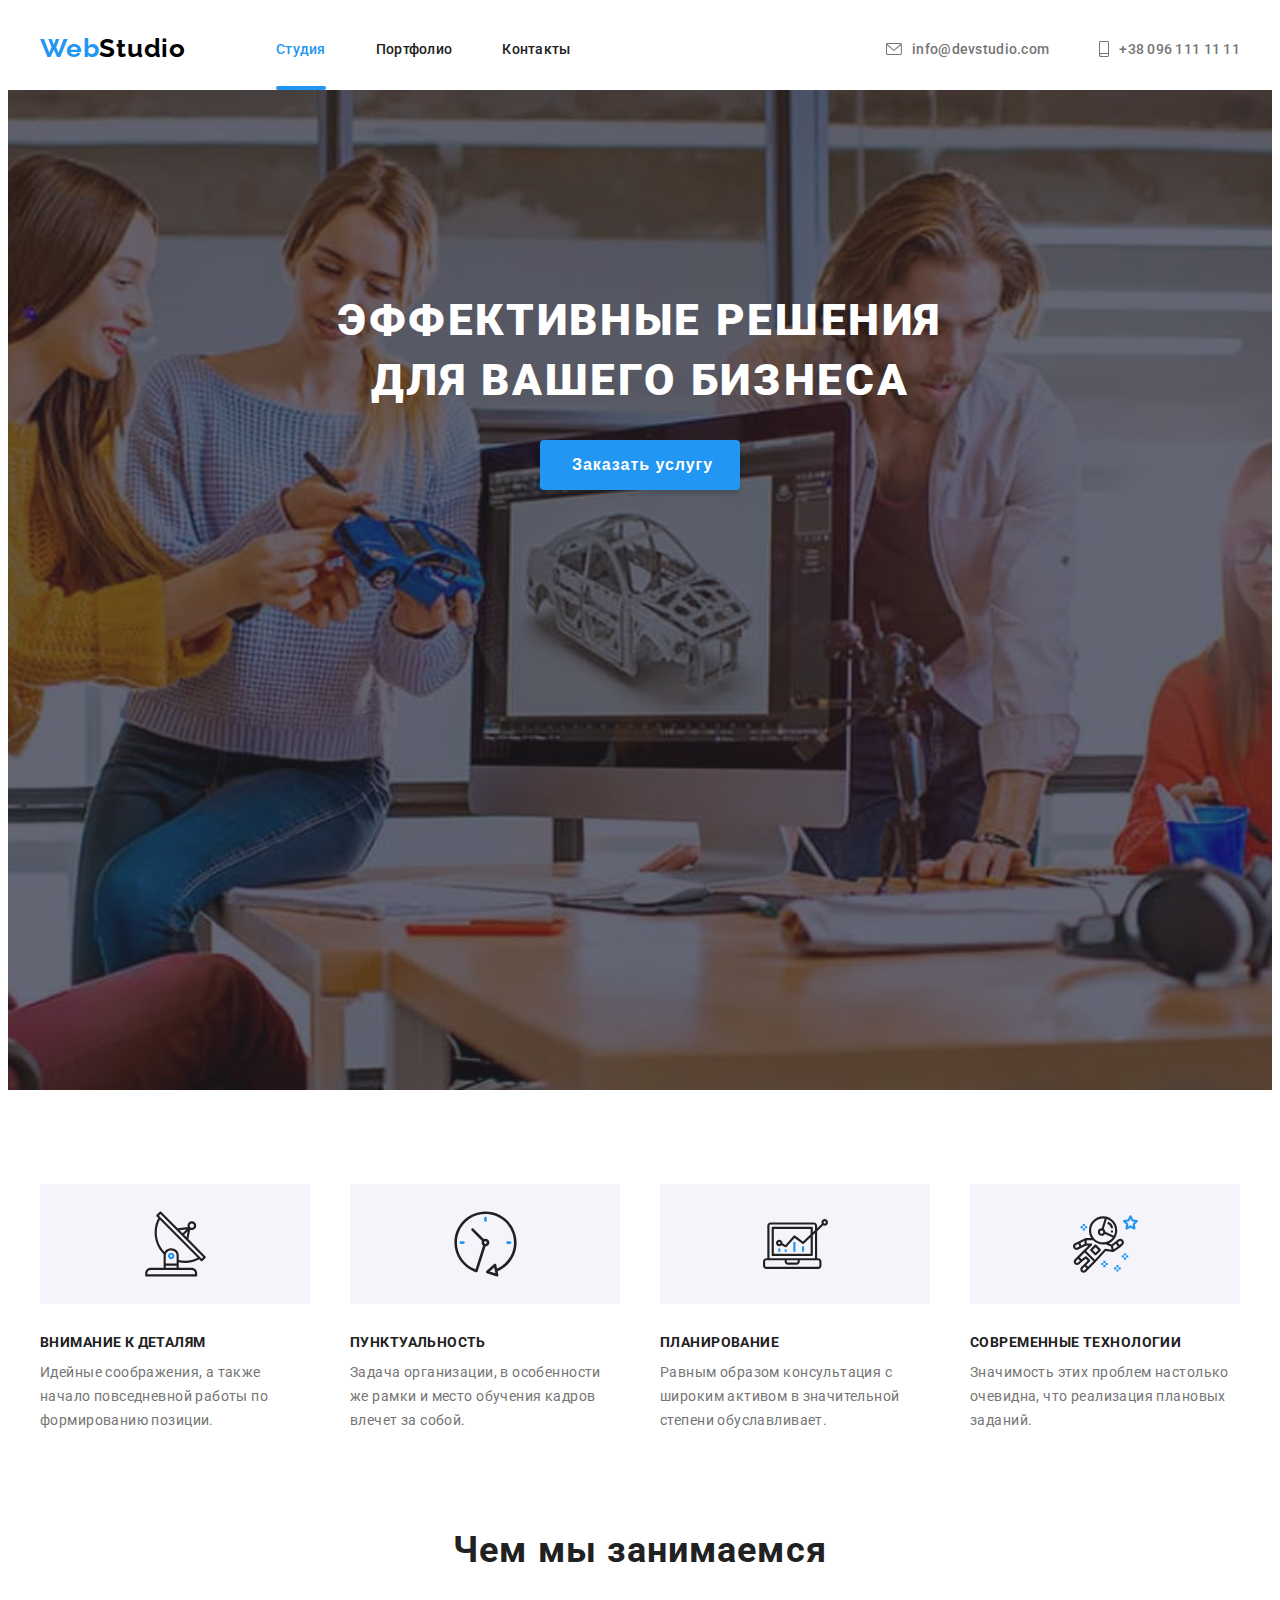
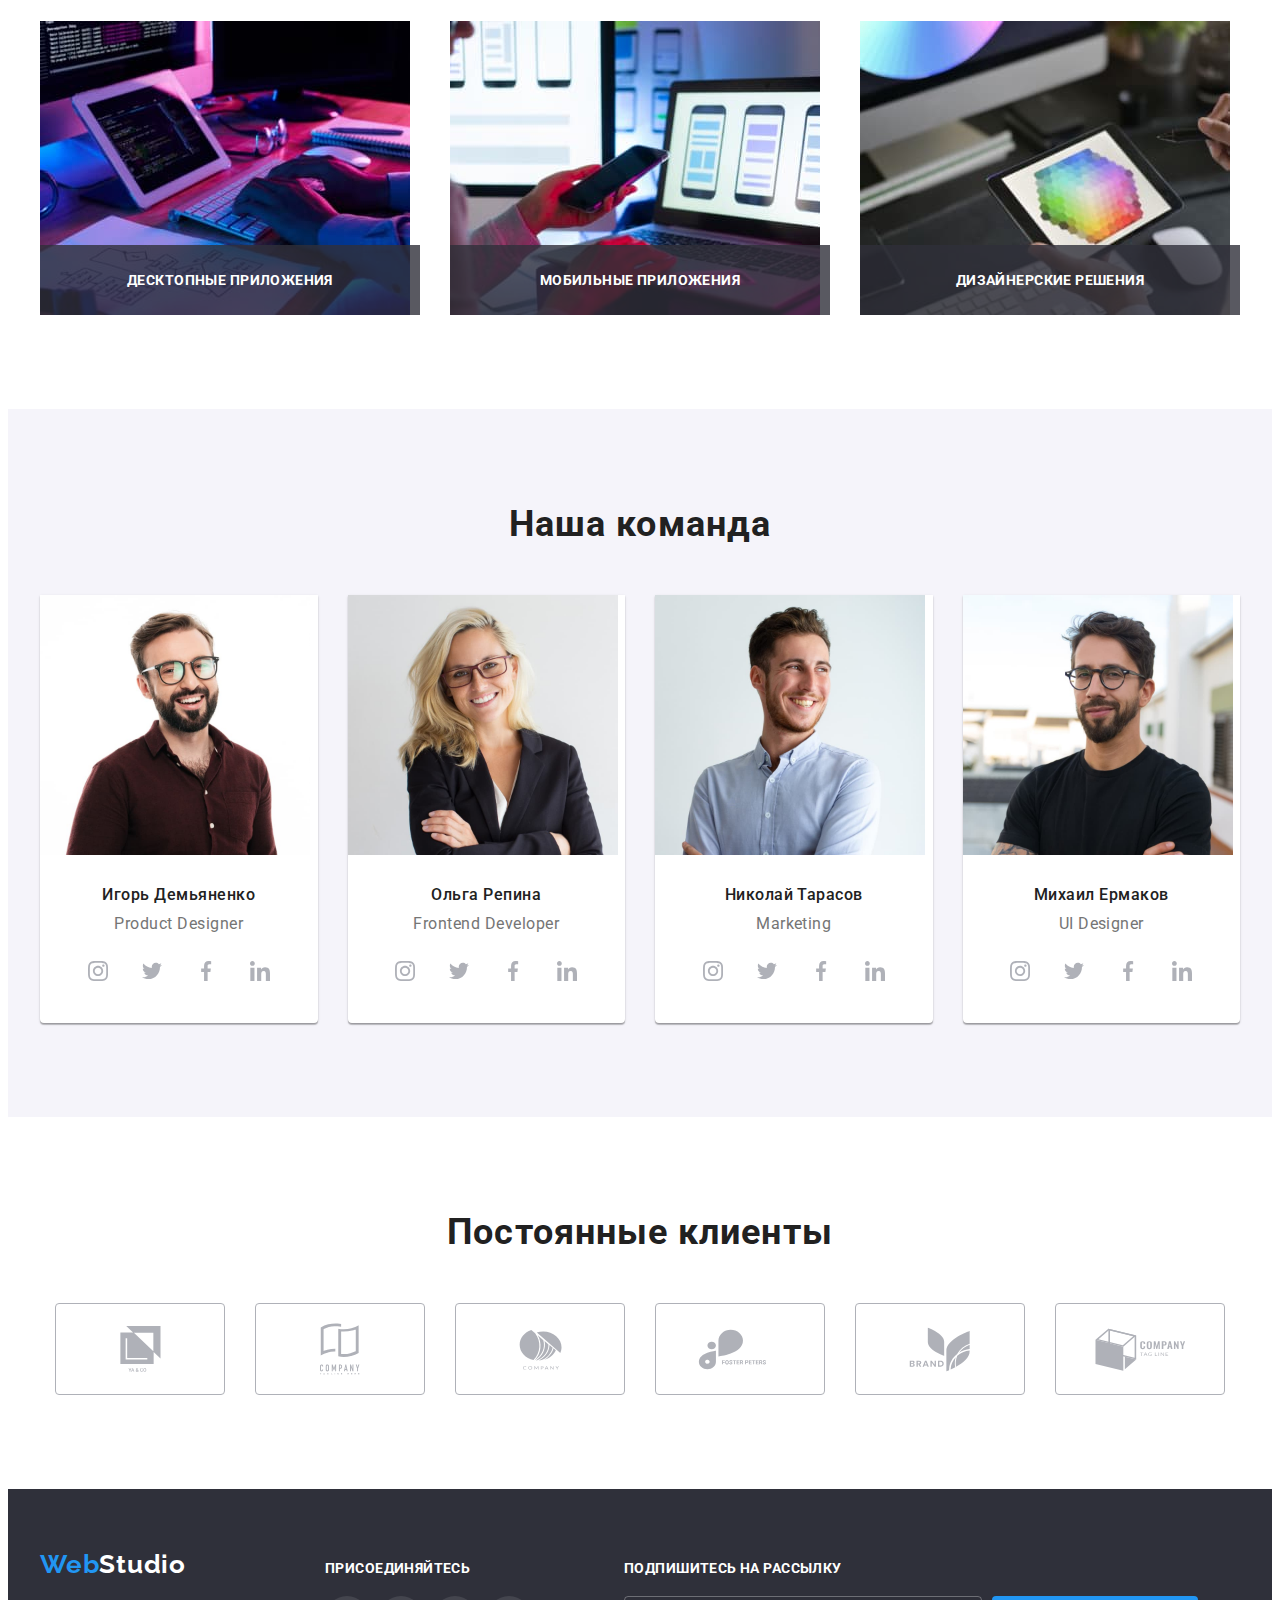
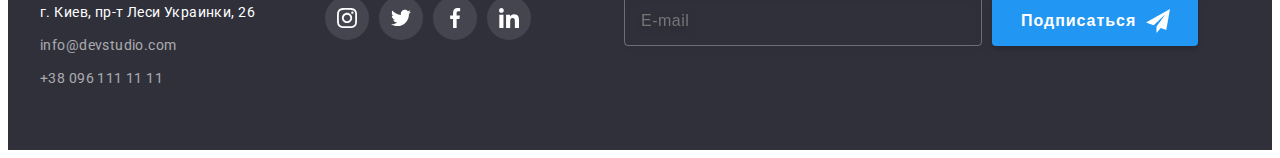
<file: index.html>
<!DOCTYPE html>
<html lang="ru">

<head>
    <meta charset="UTF-8">
    <meta http-equiv="X-UA-Compatible" content="IE=edge">
    <meta name="viewport" content="width=device-width, initial-scale=1.0">
    <title>Document</title>
    <link rel="preconnect" href="https://fonts.googleapis.com">
    <link rel="preconnect" href="https://fonts.gstatic.com" crossorigin>
    <link
        href="https://fonts.googleapis.com/css2?family=Raleway:wght@700&family=Roboto:wght@400;500;700;900&display=swap"
        rel="stylesheet">
    <link rel="stylesheet" href="https://cdnjs.cloudflare.com/ajax/libs/modern-normalize/1.1.0/modern-normalize.min.css"
        integrity="sha512-wpPYUAdjBVSE4KJnH1VR1HeZfpl1ub8YT/NKx4PuQ5NmX2tKuGu6U/JRp5y+Y8XG2tV+wKQpNHVUX03MfMFn9Q=="
        crossorigin="anonymous" referrerpolicy="no-referrer" />
    <!-- <link rel="stylesheet" href="./css/styles.css"> -->
    <link rel="stylesheet" href="./css/main.min.css">
</head>

<body>

    <!-- Header -->
    <header class="header">

        <div class="container">

            <div class="header-container">
                <nav class="header-navigation">
                    <div class="header-logo">
                    <a href="./index.html" class="logo link">Web<span
                            class="logo-second">Studio</span></a>
                        </div>

                    <ul class="header-list list">
                        <li class="header-list__item">

                            <a class="header-list__link link current-page " href="./index.html">Студия</a>
                        </li>

                        <li class="header-list__item">
                            <a class="header-list__link link link" href="./portfolio.html">Портфолио</a>
                        </li>
                        <li class="header-list__item"><a class="header-list__link link " href="">Контакты</a></li>
                    </ul>
                </nav>

                <ul class="header-contact__list list">

                    <li>
                        <a class="header-contact__mail-link link" href="mailto:info@devstudio.com">
                            <svg class="header-contact__icon-mail" width=16 height=12>
                                <use href="./images/main/icons/symbol-defs.svg#icon-envelope"></use>
                            </svg>

                            info@devstudio.com
                        </a>
                    </li>

                    <li>
                        <a class="header-contact__tel-link link" href="tel:+380961111111">
                            <svg class="header-contact__icon-tell" width=10 height=16>
                                <use href="./images/main/icons/symbol-defs.svg#icon-smartphone"></use>
                            </svg>

                            +38 096 111 11 11</a>
                    </li>

                </ul>
            </div>

        </div>
    </header>

    <!-- Main -->
    <main>
        <!-- Banner -->

        <section class="banner bg-banner">

            <div class="container">

                <div class="banner-container">

                    <h1 class="banner-container__title">Эффективные решения для вашего бизнеса </h1>
                    <button class="banner-container__button" data-modal-open type="button">Заказать услугу</button>

                </div>

            </div>

        </section>

        <!-- Studio -->

        <section class="studio">

            <div class="container studio-container">

                <h2 class="visually-hidden">Студия</h2>

                <ul class="studio-list list">
                    <li>
                        <div class="studio-list__icon">
                            <svg class="icon-antenna" width="65" hidden="70">
                                <use href="./images/main/icons/symbol-defs.svg#icon-antenna"></use>
                            </svg>
                        </div>
                        <h3 class="studio-list__title">
                            Внимание к деталям
                        </h3>
                        <p class="studio-list__text">
                            Идейные соображения, а также начало повседневной работы по формированию позиции.
                        </p>

                    </li>
                    <li class="studio-cart">
                        <div class="studio-list__icon">
                            <svg class="icon-antenna" width="65" hidden="70">
                                <use href="./images/main/icons/symbol-defs.svg#icon-clock"></use>
                            </svg>
                        </div>
                        <h3 class="studio-list__title">
                            Пунктуальность
                        </h3>
                        <p class="studio-list__text">
                            Задача организации, в особенности же рамки и место обучения кадров влечет за собой.
                        </p>
                    </li>
                    <li class="studio-cart">
                        <div class="studio-list__icon">
                            <svg class="icon-antenna" width="65" hidden="70">
                                <use href="./images/main/icons/symbol-defs.svg#icon-diagram"></use>
                            </svg>
                        </div>
                        <h3 class="studio-list__title">
                            Планирование
                        </h3>
                        <p class="studio-list__text">
                            Равным образом консультация с широким активом в значительной степени обуславливает.
                        </p>
                    </li>
                    <li class="studio-cart icon-astronaut">
                        <div class="studio-list__icon">
                            <svg class="icon-antenna" width="65" hidden="70">
                                <use href="./images/main/icons/symbol-defs.svg#icon-astronaut"></use>
                            </svg>
                        </div>
                        <h3 class="studio-list__title">
                            Современные технологии
                        </h3>
                        <p class="studio-list__text">
                            Значимость этих проблем настолько очевидна, что реализация плановых заданий.
                        </p>
                    </li>
                </ul>

            </div>
        </section>

        <!-- Work -->
        <section class="work">

            <div class="container work-container">
                <h2 class="work-container__title">Чем мы занимаемся</h2>

                <ul class="work-list list">

                    <li class="work-list__cards">
                        <div class="work-list__wrapper">
                            <img src="./images/main/box-1.jpeg" alt="Десктопные приложения" width="370" height="294">
                            <p class="work-list__text">Десктопные приложения</p>
                        </div>
                    </li>

                    <li class="work-list__cards">
                        <div class="work-list__wrapper">
                            <img src="./images/main/box-2.jpeg" alt="Мобильные приложения" width="370" height="294">
                            <p class="work-list__text">Мобильные приложения</p>
                        </div>
                    </li>
                    <li class="work-list__cards">
                        <div class="work-list__wrapper">
                            <img src="./images/main/box-3.jpeg" alt="Дизайнерские решения" width="370" height="294">
                            <p class="work-list__text">Дизайнерские решения</p>
                        </div>
                    </li>
                </ul>
            </div>
        </section>

        <!-- Team -->
        <section class="team">
            <div class="container">

                <h2 class="team__title">Наша команда</h2>

                <ul class="team-list list">
                    <li class="team-list__item">
                        <img src="./images//main/team-card-1.jpeg" alt="Игорь Демьяненко, Product Designer" width="270"
                            height="260">
                            
                        <div class="team-list__bottom">
                            <h3 class="team-list__title">Игорь Демьяненко </h3>
                            <p class="team-list__text">Product Designer</p>

                            <ul class="team-list__item-list social-list list">
                                <li class="social-list__item">
                                    <a href="" class="social-list__link link">
                                        <svg class="social-list__icon" width=20 height=20>
                                            <use href="./images/main/icons/symbol-defs.svg#icon-instagram"></use>
                                        </svg>
                                    </a>
                                </li>

                                <li class="social-list__item">
                                    <a href="" class="social-list__link link">
                                        <svg class="social-list__icon" width=20 height=20>
                                            <use href="./images/main/icons/symbol-defs.svg#icon-twitter"></use>
                                        </svg>
                                    </a>
                                </li>

                                <li class="social-list__item">
                                    <a href="" class="social-list__link link">
                                        <svg class="social-list__icon" width=20 height=20>
                                            <use href="./images/main/icons/symbol-defs.svg#icon-facebook"></use>
                                        </svg>
                                    </a>
                                </li>

                                <li class="social-list__item">
                                    <a href="" class="social-list__link link">
                                        <svg class="social-list__icon" width=20 height=20>
                                            <use href="./images/main/icons/symbol-defs.svg#icon-linkedin"></use>
                                        </svg>
                                    </a>
                                </li>
                            </ul>
                        </div>
                    </li>

                    <li class="team-list__item">
                        <img src="./images//main/team-card-2.jpeg" alt="Ольга Репина, Frontend Developer" width="270"
                            height="260">
                        <div class="team-list__bottom">
                            <h3 class="team-list__title">Ольга Репина</h3>
                            <p class="team-list__text">Frontend Developer</p>

                            <ul class="master-item-list social-list list">
                              
                                <li class="social-list__item">
                                    <a href="" class="social-list__link link">
                                        <svg class="social-list__icon" width=20 height=20>
                                            <use href="./images/main/icons/symbol-defs.svg#icon-instagram"></use>
                                        </svg>
                                    </a>
                                </li>
                                <li class="social-list__item">
                                    <a href="" class="social-list__link link">
                                        <svg class="social-list__icon" width=20 height=20>
                                            <use href="./images/main/icons/symbol-defs.svg#icon-twitter"></use>
                                        </svg>
                                    </a>
                                </li>
                                <li class="social-list__item">
                                    <a href="" class="social-list__link link">
                                        <svg class="social-list__icon" width=20 height=20>
                                            <use href="./images/main/icons/symbol-defs.svg#icon-facebook"></use>
                                        </svg>
                                    </a>
                                </li>
                                <li class="social-list__item">
                                    <a href="" class="social-list__link link">
                                        <svg class="social-list__icon" width=20 height=20>
                                            <use href="./images/main/icons/symbol-defs.svg#icon-linkedin"></use>
                                        </svg>
                                    </a>
                                </li>
                            </ul>
                        </div>
                    </li>
                    <li class="team-list__item">
                        <img src="./images/main/team-card-3.jpeg" alt="Николай Тарасов, Marketing" width="270"
                            height="260">
                        <div class="team-list__bottom">
                            <h3 class="team-list__title">Николай Тарасов</h3>
                            <p class="team-list__text">Marketing</p>
                            <ul class="master-item-list social-list list">

                                <li class="social-list__item">
                                    <a href="" class="social-list__link link">
                                        <svg class="social-list__icon" width=20 height=20>
                                            <use href="./images/main/icons/symbol-defs.svg#icon-instagram"></use>
                                        </svg>
                                    </a>
                                </li>

                                <li class="social-list__item">
                                    <a href="" class="social-list__link link">
                                        <svg class="social-list__icon" width=20 height=20>
                                            <use href="./images/main/icons/symbol-defs.svg#icon-twitter"></use>
                                        </svg>
                                    </a>
                                </li>
                                <li class="social-list__item">
                                    <a href="" class="social-list__link link">
                                        <svg class="social-list__icon" width=20 height=20>
                                            <use href="./images/main/icons/symbol-defs.svg#icon-facebook"></use>
                                        </svg>
                                    </a>
                                </li>
                                <li class="social-list__item">
                                    <a href="" class="social-list__link link">
                                        <svg class="social-list__icon" width=20 height=20>
                                            <use href="./images/main/icons/symbol-defs.svg#icon-linkedin"></use>
                                        </svg>
                                    </a>
                                </li>
                            </ul>
                        </div>
                    </li>
                    <li class="team-list__item">
                        <img src="./images//main/team-card-4.jpeg" alt="Михаил Ермаков, UI Designer" width="270"
                            height="260">
                        <div class="team-list__bottom">
                            <h3 class="team-list__title">Михаил Ермаков</h3>
                            <p class="team-list__text">UI Designer</p>

                            <ul class="master-item-list social-list list">

                                <li class="social-list__item">
                                    <a href="" class="social-list__link link">
                                        <svg class="social-list__icon" width=20 height=20>
                                            <use href="./images/main/icons/symbol-defs.svg#icon-instagram"></use>
                                        </svg>
                                    </a>
                                </li>

                                <li class="social-list__item">
                                    <a href="" class="social-list__link link">
                                        <svg class="social-list__icon" width=20 height=20>
                                            <use href="./images/main/icons/symbol-defs.svg#icon-twitter"></use>
                                        </svg>
                                    </a>
                                </li>
                                <li class="social-list__item">
                                    <a href="" class="social-list__link link">
                                        <svg class="social-list__icon" width=20 height=20>
                                            <use href="./images/main/icons/symbol-defs.svg#icon-facebook"></use>
                                        </svg>
                                    </a>
                                </li>
                                <li class="social-list__item">
                                    <a href="" class="social-list__link link">
                                        <svg class="social-list__icon" width=20 height=20>
                                            <use href="./images/main/icons/symbol-defs.svg#icon-linkedin"></use>
                                        </svg>
                                    </a>
                                </li>
                            </ul>
                        </div>
                    </li>
                </ul>
            </div>
        </section>

        <!-- Regular clients -->
        <section class="clients">
            <div class="container">
                <h2 class="clients-title">Постоянные клиенты</h2>

                <ul class="clients-list list">
                    <li class="clients-list__item">
                        <a href="" class="clients-list__link link">
                            <svg class="clients-list__icon" width=41 height=46>
                                <use href="./images/main/icons/symbol-defs.svg#icon-ya-co"></use>
                            </svg>
                        </a>
                    </li>
                    <li class="clients-list__item">
                        <a href="" class="clients-list__link link">
                            <svg class="clients-list__icon" width=40 height=52>
                                <use href="./images/main/icons/symbol-defs.svg#icon-tag-line-here"></use>
                            </svg>
                        </a>
                    </li>
                    <li class="clients-list__item">
                        <a href="" class="clients-list__link link">
                            <svg class="clients-list__icon" width=43 height=41>
                                <use href="./images/main/icons/symbol-defs.svg#icon-company"></use>
                            </svg>
                        </a>
                    </li>
                    <li class="clients-list__item">
                        <a href="" class="clients-list__link link">
                            <svg class="clients-list__icon" width=85 height=41>
                                <use href="./images/main/icons/symbol-defs.svg#icon-foster-peters"></use>
                            </svg>
                        </a>
                    </li>
                    <li class="clients-list__item">
                        <a href="" class="clients-list__link link">
                            <svg class="clients-list__icon" width=62 height=45>
                                <use href="./images/main/icons/symbol-defs.svg#icon-brand"></use>
                            </svg>
                        </a>
                    </li>
                    <li class="clients-list__item">
                        <a href="" class="clients-list__link link">
                            <svg class="clients-list__icon" width=93 height=43>
                                <use href="./images/main/icons/symbol-defs.svg#icon-tag-line"></use>
                            </svg>
                        </a>
                    </li>
                </ul>

            </div>
        </section>
    </main>

    <!-- Footer -->
    <footer class="footer">

        <div class="container footer-container">

            <div class="footer-info">
                <div class="footer-logo">
                    <a href="./index.html" class="logo link">Web<span
                            class="footer-logo-second">Studio</span></a>
                </div>

                <address class="footer-address">
                    г. Киев, пр-т Леси Украинки, 26
                </address>

                <address>
                    <ul class="footer-contact-list list">
                        <li class="footer-mail">
                            <a class="footer-mail-link link" href="mailto:info@devstudio.com">info@devstudio.com</a>
                        </li>
                        <li class="footer-tel">
                            <a class="footer-tel-link link" href="tel:+380961111111">+38 096 111 11 11</a>
                        </li>
                    </ul>
                </address>
            </div>

            <div class="footer-text-icon">

                <h2 class="footer-text">Присоединяйтесь</h2>

                <ul class="footer-item-list footer-list list">
                    <li class="footer-item">
                        <a href="" class="footer-link link">
                            <svg class="footer-icon" width=20 height=20>
                                <use href="./images/main/icons/symbol-defs.svg#icon-instagram"></use>
                            </svg>
                        </a>
                    </li>
                    <li class="footer-item">
                        <a href="" class="footer-link link">
                            <svg class="footer-icon" width=20 height=20>
                                <use href="./images/main/icons/symbol-defs.svg#icon-twitter"></use>
                            </svg>
                        </a>
                    </li>
                    <li class="footer-item">
                        <a href="" class="footer-link link">
                            <svg class="footer-icon" width=20 height=20>
                                <use href="./images/main/icons/symbol-defs.svg#icon-facebook"></use>
                            </svg>
                        </a>
                    </li>
                    <li class="footer-item">
                        <a href="" class="footer-link link">
                            <svg class="footer-icon" width=20 height=20>
                                <use href="./images/main/icons/symbol-defs.svg#icon-linkedin"></use>
                            </svg>
                        </a>
                    </li>
                </ul>
            </div>


            <div class="mailing-wrap ">

                <h2 class="mailing-title">Подпишитесь на рассылку</h2>


                <form action="#" class="mailing-form">

                    <input class="mailing-input" type="text" name="mail" placeholder="E-mail">

                    <button class="mailing-btn" type="submit">
                        Подписаться
                        <svg class="mailing-icon-send" width=24 height=24>
                            <use href="./images/main/icons/symbol-defs.svg#icon-send"></use>
                        </svg>
                    </button>

                </form>


            </div>
        </div>
    </footer>
                <!-- modal -->
    <div class="backdrop is-hidden" data-modal>

        <div class="modal">
            <p class="modal-title">Оставьте свои данные, мы вам перезвоним</p>


            <form action="#" class="modal-form">
                <div class="modal-field">



                    <label for="user-name" class="imput-label">Имя</label>
                    <span class="imput-wrapper">
                        <input class="modal-imput" type="text" id="user-name" name="user-name">
                        <svg class="icon-madal-person" width=18 height=18>
                            <use href="./images/main/icons/symbol-defs.svg#icon-madal-person"></use>
                        </svg>
                    </span>
                </div>

                <div class="modal-field">
                    <label for="user-tel" class="imput-label">Телефон</label>
                    <span class="imput-wrapper">
                        <input class="modal-imput" name="tel" type="tel" id="user-tel">
                        <svg class="icon-madal-person" width=18 height=18>
                            <use href="./images/main/icons/symbol-defs.svg#icon-madal-tell"></use>
                        </svg>

                    </span>
                </div>

                <div class="modal-field">
                    <label for="user-mail" class="imput-label">Почта</label>
                    <span class="imput-wrapper">
                        <input class="modal-imput" name="email" type="email" id="user-email">
                        <svg class="icon-madal-person" width=18 height=18>
                            <use href="./images/main/icons/symbol-defs.svg#icon-madal-email"></use>
                        </svg>
                    </span>
                </div>

                <div class="modal-field">
                    <label for="comment" class="imput-label">Комментарий</label>
                    <textarea class="modal-comment-imput" name="comment" id="comment"
                        placeholder="Введите текст"></textarea>

                </div>

                <div class="modal-checkbox-box">
                <input type="checkbox" id="modal-checkbox" class="modal-checkbox visually-hidden">
                <label for="modal-checkbox" class="check-text">
                    <span class="icon-check-box">
                        <svg class="icon-check" width=16 height=16>
                            <use href="./images/main/icons/symbol-defs.svg#icon-madal-check"></use>
                        </svg>
                    </span>Соглашаюсь с рассылкой и принимаю &#160;<a href="" class="link-modal">Условия
                        договора</a></label>
                    </div>
                    
                <button type="submit" class="modal-button">Отправить</button>
            </form>


            <a href="" class="modal-icon" data-modal-close>
                <svg class="modal-icon-close" width=30 height=30>
                    <use href="./images/main/icons/symbol-defs.svg#icon-close">
                    </use>
                </svg>


        </div>

    </div>

    <script src="./js/modal.js"></script>
</body>

</html>
</file>
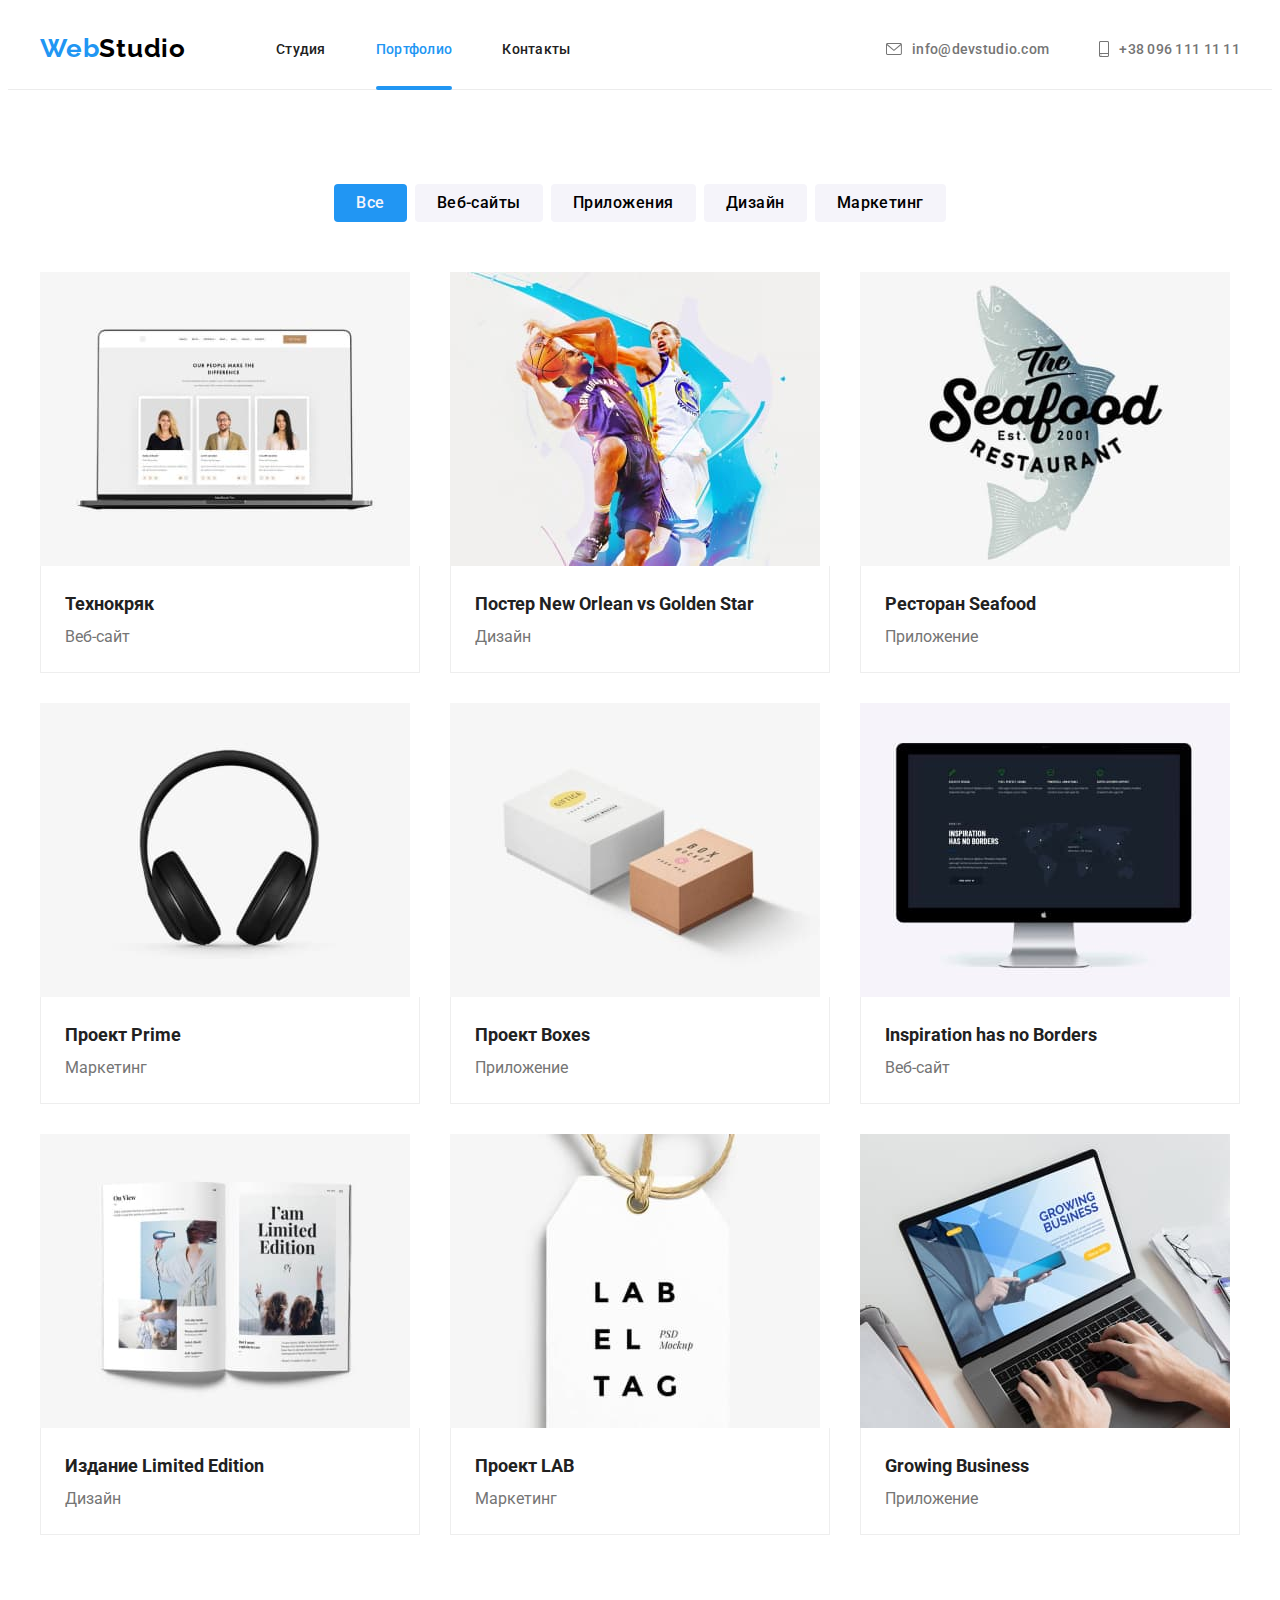
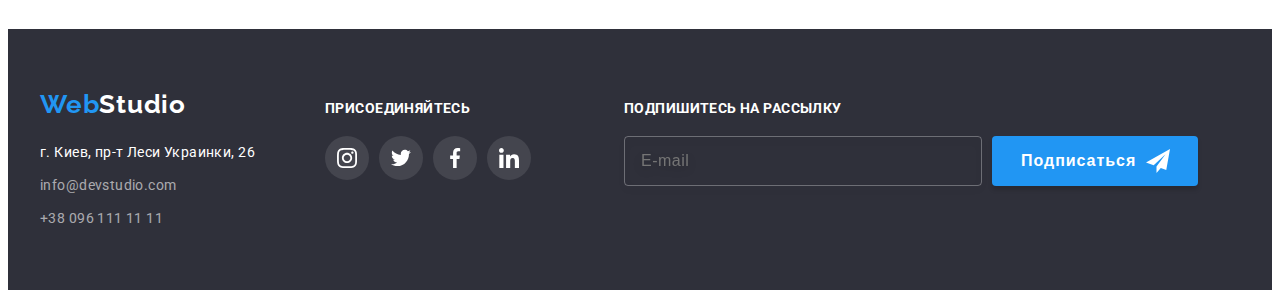
<file: portfolio.html>
<!DOCTYPE html>
<html lang="en">

<head>
    <meta charset="UTF-8">
    <meta http-equiv="X-UA-Compatible" content="IE=edge">
    <meta name="viewport" content="width=device-width, initial-scale=1.0">
    <title>Portfolio</title>
    <link rel="preconnect" href="https://fonts.googleapis.com">
    <link rel="preconnect" href="https://fonts.gstatic.com" crossorigin>
    <link
        href="https://fonts.googleapis.com/css2?family=Raleway:wght@700&family=Roboto:wght@400;500;700;900&display=swap"
        rel="stylesheet">
    <link rel="stylesheet" href="https://cdnjs.cloudflare.com/ajax/libs/modern-normalize/1.1.0/modern-normalize.min.css" integrity="sha512-wpPYUAdjBVSE4KJnH1VR1HeZfpl1ub8YT/NKx4PuQ5NmX2tKuGu6U/JRp5y+Y8XG2tV+wKQpNHVUX03MfMFn9Q==" crossorigin="anonymous" referrerpolicy="no-referrer" />
    <!-- <link rel="stylesheet" href="./css/styles.css"> -->
    <link rel="stylesheet" href="./css/main.min.css">
</head>

<body>

    <!-- Header -->
    <header class="header">

        <div class="container">

            <div class="header-container">
                <nav class="header-navigation">
                    <div class="header-logo">
                    <a href="./index.html" class="logo link">Web<span
                            class="logo-second">Studio</span></a>
                        </div>

                    <ul class="header-list list">
                        <li class="header-list__item">

                            <a class="header-list__link link  " href="./index.html">Студия</a>
                        </li>

                        <li class="header-list__item">
                            <a class="header-list__link link link current-page" href="./portfolio.html">Портфолио</a>
                        </li>
                        <li class="header-list__item"><a class="header-list__link link " href="">Контакты</a></li>
                    </ul>
                </nav>

                <ul class="header-contact__list list">

                    <li>
                        <a class="header-contact__mail-link link" href="mailto:info@devstudio.com">
                            <svg class="header-contact__icon-mail" width=16 height=12>
                                <use href="./images/main/icons/symbol-defs.svg#icon-envelope"></use>
                            </svg>

                            info@devstudio.com
                        </a>
                    </li>

                    <li>
                        <a class="header-contact__tel-link link" href="tel:+380961111111">
                            <svg class="header-contact__icon-tell" width=10 height=16>
                                <use href="./images/main/icons/symbol-defs.svg#icon-smartphone"></use>
                            </svg>

                            +38 096 111 11 11</a>
                    </li>

                </ul>
            </div>

        </div>
    </header>

    <!-- Hiro -->
    <main>
        <section class="hiro-portfolio">

            <div class="container portfolio-container">

            <h1 class="visually-hidden">Портфолио</h1>

            <ul class="navigator-button list">
                <li class="navigator-btn"><button type="button" class="navigator-btn-one btn current-btn">Все</button></li>
                <li class="navigator-btn"><button type="button" class="navigator-btn-two btn">Веб-сайты</button></li>
                <li class="navigator-btn"><button type="button" class="navigator-btn-three btn">Приложения</button></li>
                <li class="navigator-btn"><button type="button" class="navigator-btn-four btn">Дизайн</button></li>
                <li class="navigator-btn"><button type="button" class="navigator-btn-five btn">Маркетинг</button></li>
            </ul>

            <ul class="gallery list">
                <li class="gallery-cards">

                     <div class="gallery-cards__top-wrapper"> 
                    <img src="./images/portfolio/portfolio-1.jpeg" width="370" height="294" alt="Сайт">
                    <p class="gallery-cards__top-text">Технокряк это современная площадка распространения коронавируса. Компании используют эту платформу для цифрового шпионажа и атак на защищённые сервера конкурентов.</p>
                     </div>

                    <div class="gallery-cards__item">
                    <h2 class="gallery-cards__title">Технокряк</h2>
                    <p class="gallery-cards__text">Веб-сайт</p>
                    </div>
                </li>
                <li class="gallery-cards">
                    <div class="gallery-cards__top-wrapper"> 
                    <img src="./images/portfolio/portfolio-2.jpeg" width="370" height="294" alt="Спорт">
                    <p class="gallery-cards__top-text">Технокряк это современная площадка распространения коронавируса. Компании используют эту платформу для цифрового шпионажа и атак на защищённые сервера конкурентов.</p>
                </div>
                    <div class="gallery-cards__item">
                    <h2 class="gallery-cards__title">Постер New Orlean vs Golden Star</h2>
                    <p class="gallery-cards__text">Дизайн</p>
                    </div>
                </li>
                <li class="gallery-cards">
                    <div class="gallery-cards__top-wrapper"> 
                    <img src="./images/portfolio/portfolio-3.jpeg" width="370" height="294" alt="Логотип">
                    <p class="gallery-cards__top-text">Технокряк это современная площадка распространения коронавируса. Компании используют эту платформу для цифрового шпионажа и атак на защищённые сервера конкурентов.</p>
                </div>
                    <div class="gallery-cards__item">
                    <h2 class="gallery-cards__title">Ресторан Seafood</h2>
                    <p class="gallery-cards__text">Приложение</p>
                    </div>
                </li>
                <li class="gallery-cards">
                    <div class="gallery-cards__top-wrapper"> 
                    <img src="./images/portfolio/portfolio-4.jpeg" width="370" height="294" alt="Наушники">
                    <p class="gallery-cards__top-text">Технокряк это современная площадка распространения коронавируса. Компании используют эту платформу для цифрового шпионажа и атак на защищённые сервера конкурентов.</p>
                </div>
                    <div class="gallery-cards__item">
                    <h2 class="gallery-cards__title">Проект Prime</h2>
                    <p class="gallery-cards__text">Маркетинг</p>
                    </div>
                </li>
                <li class="gallery-cards">
                    <div class="gallery-cards__top-wrapper"> 
                    <img src="./images/portfolio/portfolio-5.jpeg" width="370" height="294" alt="Коробки">
                    <p class="gallery-cards__top-text">Технокряк это современная площадка распространения коронавируса. Компании используют эту платформу для цифрового шпионажа и атак на защищённые сервера конкурентов.</p>
                </div>
                    <div class="gallery-cards__item">
                    <h2 class="gallery-cards__title">Проект Boxes</h2>
                    <p class="gallery-cards__text">Приложение</p>
                    </div>
                </li>
                <li class="gallery-cards">
                    <div class="gallery-cards__top-wrapper"> 
                    <img src="./images/portfolio/portfolio-6.jpeg" width="370" height="294" alt="Монитор">
                    <p class="gallery-cards__top-text">Технокряк это современная площадка распространения коронавируса. Компании используют эту платформу для цифрового шпионажа и атак на защищённые сервера конкурентов.</p>
                </div>
                    <div class="gallery-cards__item">
                    <h2 class="gallery-cards__title">Inspiration has no Borders</h2>
                    <p class="gallery-cards__text">Веб-сайт</p>
                    </div>
                </li>
                <li class="gallery-cards">
                    <div class="gallery-cards__top-wrapper"> 
                    <img src="./images/portfolio/portfolio-7.jpeg" width="370" height="294" alt="Книга">
                    <p class="gallery-cards__top-text">Технокряк это современная площадка распространения коронавируса. Компании используют эту платформу для цифрового шпионажа и атак на защищённые сервера конкурентов.</p>
                </div>
                    <div class="gallery-cards__item">
                    <h2 class="gallery-cards__title">Издание Limited Edition</h2>
                    <p class="gallery-cards__text">Дизайн</p>
                    </div>
                </li>
                <li class="gallery-cards">
                    <div class="gallery-cards__top-wrapper"> 
                    <img src="./images/portfolio/portfolio-8.jpeg" width="370" height="294" alt="Бирка">
                    <p class="gallery-cards__top-text">Технокряк это современная площадка распространения коронавируса. Компании используют эту платформу для цифрового шпионажа и атак на защищённые сервера конкурентов.</p>
                </div>
                    <div class="gallery-cards__item">
                    <h2 class="gallery-cards__title">Проект LAB</h2>
                    <p class="gallery-cards__text">Маркетинг</p>
                    </div>
                </li>
                <li class="gallery-cards">
                    <div class="gallery-cards__top-wrapper"> 
                    <img src="./images/portfolio/portfolio-9.jpeg" width="370" height="294" alt="Работа за ноутбуком">
                    <p class="gallery-cards__top-text">Технокряк это современная площадка распространения коронавируса. Компании используют эту платформу для цифрового шпионажа и атак на защищённые сервера конкурентов.</p>
                </div>
                    <div class="gallery-cards__item">
                    <h2 class="gallery-cards__title">Growing Business</h2>
                    <p class="gallery-cards__text">Приложение</p>
                    </div>
                </li>
            </ul>

            </div>
        </section>
    </main>

    <!-- Footer -->
    <footer class="footer">

        <div class="container footer-container">

            <div class="footer-info">
                <div class="footer-logo">
                    <a href="./index.html" class="logo link">Web<span
                            class="footer-logo-second">Studio</span></a>
                </div>

                <address class="footer-address">
                    г. Киев, пр-т Леси Украинки, 26
                </address>

                <address>
                    <ul class="footer-contact-list list">
                        <li class="footer-mail">
                            <a class="footer-mail-link link" href="mailto:info@devstudio.com">info@devstudio.com</a>
                        </li>
                        <li class="footer-tel">
                            <a class="footer-tel-link link" href="tel:+380961111111">+38 096 111 11 11</a>
                        </li>
                    </ul>
                </address>
            </div>

            <div class="footer-text-icon">

                <h2 class="footer-text">Присоединяйтесь</h2>

                <ul class="footer-item-list footer-list list">
                    <li class="footer-item">
                        <a href="" class="footer-link link">
                            <svg class="footer-icon" width=20 height=20>
                                <use href="./images/main/icons/symbol-defs.svg#icon-instagram"></use>
                            </svg>
                        </a>
                    </li>
                    <li class="footer-item">
                        <a href="" class="footer-link link">
                            <svg class="footer-icon" width=20 height=20>
                                <use href="./images/main/icons/symbol-defs.svg#icon-twitter"></use>
                            </svg>
                        </a>
                    </li>
                    <li class="footer-item">
                        <a href="" class="footer-link link">
                            <svg class="footer-icon" width=20 height=20>
                                <use href="./images/main/icons/symbol-defs.svg#icon-facebook"></use>
                            </svg>
                        </a>
                    </li>
                    <li class="footer-item">
                        <a href="" class="footer-link link">
                            <svg class="footer-icon" width=20 height=20>
                                <use href="./images/main/icons/symbol-defs.svg#icon-linkedin"></use>
                            </svg>
                        </a>
                    </li>
                </ul>
            </div>


            <div class="mailing-wrap ">

                <h2 class="mailing-title">Подпишитесь на рассылку</h2>


                <form action="#" class="mailing-form">

                    <input class="mailing-input" type="text" name="mail" placeholder="E-mail">

                    <button class="mailing-btn" type="submit">
                        Подписаться
                        <svg class="mailing-icon-send" width=24 height=24>
                            <use href="./images/main/icons/symbol-defs.svg#icon-send"></use>
                        </svg>
                    </button>

                </form>


            </div>
        </div>
    </footer>


</body>

</html>
</file>
<file: css/main.min.css>
:root{--primary-title-color: #212121;--primary-text-color: #757575;--accent-color: #2196f3}.visually-hidden{position:absolute;width:1px;height:1px;margin:-1px;padding:0;overflow:hidden;border:0;clip:rect(0 0 0 0)}img{display:block;max-width:100%;height:auto}h1,h2,h3,h4,h5,h6,p{margin:0px;margin-bottom:0px}ul{margin:0;padding-left:0}body{font-family:"Roboto", sans-serif;background-color:#ffffff;color:var(--primary-title-color)}.link{text-decoration:none}.list{list-style:none}.container{width:1200px;margin:0 auto;padding-left:15px;padding-right:15px}.banner-container__button{margin:0 auto;width:200px;padding-left:32px;padding-top:10px;padding-bottom:10px;border:none;transition:box-shadow 250ms cubic-bezier(0.4, 0, 0.2, 1);box-shadow:0px 4px 4px rgba(0,0,0,0.15);border-radius:4px;background-color:var(--accent-color);font-weight:700;font-size:16px;line-height:calc(30 / 16);display:flex;align-items:center;text-align:center;letter-spacing:0.06em;cursor:pointer;color:#ffffff}.backdrop{position:fixed;width:100vw;height:100vh;top:0;display:flex;align-items:center;justify-content:center;transition:opacity 250ms cubic-bezier(0.4, 0, 0.2, 1),visibility 250ms cubic-bezier(0.4, 0, 0.2, 1);background-color:rgba(0,0,0,0.2)}.backdrop.is-hidden{opacity:0;visibility:hidden;pointer-events:none}.backdrop.is-hidden .modal{transform:scale(1.1)}.modal{width:528px;min-height:581px;padding:40px;transform:scale(1);transition:transform 250ms cubic-bezier(0.4, 0, 0.2, 1);position:relative;background:#FFFFFF;box-shadow:0px 1px 3px rgba(0,0,0,0.12),0px 1px 1px rgba(0,0,0,0.14),0px 2px 1px rgba(0,0,0,0.2);border-radius:4px}.modal-icon{position:absolute;right:8px;top:8px;transition:fill 250ms cubic-bezier(0.4, 0, 0.2, 1)}.modal-icon:hover{fill:#2196f3}.modal-title{font-weight:bold;font-size:20px;line-height:calc(23 / 20);text-align:center;letter-spacing:0.03em;margin-bottom:12px;color:var(--primary-title-color)}.modal-field{font-style:normal;font-weight:normal;font-size:12px;line-height:calc(14 / 12);letter-spacing:0.01em;color:#757575;margin-bottom:10px}.imput-label{font-style:normal;font-weight:normal;font-size:12px;line-height:calc(14 / 12);letter-spacing:0.01em;color:#757575;display:block;margin-bottom:4px}.modal-imput{width:448px;height:40px;padding-left:42px;padding-right:20px;font-style:normal;font-weight:normal;font-size:14px;line-height:calc(16 / 14);letter-spacing:0.01em;color:var(--primary-title-color);resize:none;border:1px solid rgba(33,33,33,0.2);box-sizing:border-box;border-radius:4px;outline:none}.modal-imput:focus{border-color:var(--accent-color)}.modal-imput:focus+.icon-madal-person{fill:var(--accent-color)}.imput-wrapper{display:block;position:relative}.icon-madal-person{position:absolute;left:12px;top:50%;transform:translateY(-50%)}.modal-comment-imput{width:100%;height:120px;font-style:normal;font-weight:normal;font-size:12px;line-height:calc(14 / 12);letter-spacing:0.01em;padding:12px 16px;background-color:transparent;resize:none;border:1px solid rgba(33,33,33,0.2);box-sizing:border-box;border-radius:4px;outline:none;color:var(--primary-title-color)}.modal-comment-imput:focus,.modal-comment-imput::placeholder{border-color:var(--accent-color);font-style:normal;font-weight:normal;font-size:14px;line-height:calc(16 / 14);letter-spacing:0.01em;color:rgba(117,117,117,0.5)}.modal-button{margin:0 auto;width:200px;height:50px;padding-top:10px;padding-left:56px;padding-right:55px;padding-bottom:10px;font-style:normal;font-weight:700;font-size:16px;line-height:calc(30 / 16);display:block;align-items:center;text-align:center;letter-spacing:0.06em;color:#FFFFFF;background-color:var(--accent-color);border:none;background:#2196F3;box-shadow:0px 1px 3px rgba(0,0,0,0.12),0px 1px 1px rgba(0,0,0,0.14),0px 2px 1px rgba(0,0,0,0.2);border-radius:4px;transition:background 250ms cubic-bezier(0.4, 0, 0.2, 1)}.modal-button:hover{cursor:pointer}.check-text{font-style:normal;font-weight:normal;font-size:14px;line-height:calc(24 / 14);margin-bottom:30px;margin-left:10px;letter-spacing:0.03em;color:#757575;display:flex;align-items:center}.check-text span{width:16px;height:16px;border:2px solid #212121;border-radius:2px;margin-right:8px;display:flex;align-items:center;text-transform:uppercase}.modal-checkbox:checked+.check-text span{background-color:var(--accent-color);border-color:var(--accent-color)}.link-modal{font-style:normal;font-weight:normal;font-size:14px;line-height:calc(24 / 14);letter-spacing:0.03em;color:var(--accent-color)}.clients-list{display:flex;justify-content:center}.clients-list__item{width:170px;height:92px;border:1px solid #AFB1B8;box-sizing:border-box;border-radius:4px;transition:border 250ms cubic-bezier(0.4, 0, 0.2, 1)}.clients-list__item:hover,.clients-list__item:focus{border:1px solid #2196f3}.clients-list__item+.clients-list__item{margin-left:30px}.clients-list__link{width:100%;height:100%;display:flex;align-items:center;justify-content:center}.clients-list__link:hover .clients-list__icon,.clients-list__link:focus .clients-list__icon{fill:#2196F3}.clients-list__icon{fill:#AFB1B8;transition:fill 250ms cubic-bezier(0.4, 0, 0.2, 1)}.social-list{display:flex;justify-content:center}.social-list__item{width:44px;height:44px}.social-list__item+.social-list__item{margin-left:10px}.social-list__link{width:100%;height:100%;border-radius:50%;display:flex;align-items:center;justify-content:center;transition:background-color 250ms cubic-bezier(0.4, 0, 0.2, 1)}.social-list__link:hover,.social-list__link:focus{background-color:#2196F3}.social-list__link:hover .social-list__icon,.social-list__link:hover .social-list__icon,.social-list__link:focus .social-list__icon,.social-list__link:focus .social-list__icon{fill:#ffffff}.social-list__icon{fill:#AFB1B8;transition:fill 250ms cubic-bezier(0.4, 0, 0.2, 1)}.logo{font-family:Raleway, sans-serif;font-weight:700;font-size:26px;line-height:calc(31 / 26);letter-spacing:0.03em;color:var(--accent-color)}.logo-second{color:#000000}.header{border:none;border-bottom:1px solid #ececec;padding-top:25px;padding-bottom:25px}.header-logo{margin-right:90px}.current-page::after{content:'';position:absolute;width:100%;height:4px;border-radius:2px;background:var(--accent-color);display:block;bottom:-32px}.header-container{display:flex;align-items:center}.header-navigation{display:flex;align-items:center}.header-list{display:flex}.header-list .current-page{color:var(--accent-color)}.header-list__item{position:relative}.header-list__item:not(:last-child){margin-right:50px}.header-contact__list{display:flex;margin-left:auto}.header-list__link{font-weight:500;font-size:14px;line-height:calc(16 / 14);letter-spacing:0.02em;color:var(--primary-title-color);transition:color 250ms cubic-bezier(0.4, 0, 0.2, 1),color 250ms cubic-bezier(0.4, 0, 0.2, 1)}.header-list__link:hover,.header-list__link:focus{color:var(--accent-color)}.header-contact__icon-mail,.header-contact__icon-tell{margin-right:10px}.header-contact__mail-link{margin-right:50px;display:flex;align-items:center}.header-contact__mail-link,.header-contact__tel-link{font-weight:500;font-size:14px;line-height:calc(16 / 14);letter-spacing:0.02em;color:var(--primary-text-color);fill:var(--primary-text-color);display:flex;transition:color 250ms cubic-bezier(0.4, 0, 0.2, 1),fill 250ms cubic-bezier(0.4, 0, 0.2, 1)}.header-contact__mail-link:hover,.header-contact__mail-link:focus,.header-contact__tel-link:hover,.header-contact__tel-link:focus{color:var(--accent-color);fill:var(--accent-color)}.hidden-desc{font-size:0}.bg-banner{max-width:1600px;height:600px;margin-left:auto;margin-right:auto;outline:1px solid white;background-image:linear-gradient(to right, rgba(47,48,58,0.4), rgba(47,48,58,0.4)),url(../images/main/bg-banner.jpeg);background-size:cover;background-repeat:no-repeat;background-position:center}.banner{background-color:#2f303a;padding-top:200px;padding-bottom:200px}.banner-container{display:flex;display:block}.banner-container__title{max-width:696px;margin:0 auto;margin-bottom:30px;font-weight:900;font-size:44px;line-height:calc(60 / 44);text-align:center;text-transform:uppercase;letter-spacing:0.06em;color:#ffffff}.studio{padding-top:94px;padding-bottom:94px}.studio-list{display:flex;justify-content:space-between}.studio-list__icon{height:120px;margin-bottom:30px;display:flex;align-items:center;justify-content:center;background-color:#F5F4FA}.studio-list__text{font-size:14px;line-height:calc(24 / 14);letter-spacing:0.03em;color:var(--primary-text-color);display:block;max-width:270px;min-height:75px}.studio-list__title{margin-bottom:10px;font-weight:700;font-size:14px;line-height:calc(16 / 14);letter-spacing:0.03em;text-transform:uppercase;color:var(--title-text-color)}.work{padding-bottom:94px}.work-container__title{text-align:center;margin-bottom:50px;font-weight:700;font-size:36px;line-height:calc(42 / 36);letter-spacing:0.03em;color:var(--primary-title-color)}.work-list{display:flex;flex-wrap:wrap;margin-right:-30px;margin-top:-30px}.work-list__cards{flex-basis:calc(100% / 3 - 30px);margin-right:30px;margin-top:30px}.work-list__wrapper{position:relative}.work-list__text{font-weight:700;font-size:14px;line-height:calc(16 / 14);text-align:center;letter-spacing:0.03em;text-transform:uppercase;position:absolute;width:100%;bottom:0;padding-top:27px;padding-bottom:27px;color:#FFFFFF;background-color:rgba(47,48,58,0.8)}.team{padding-top:94px;padding-bottom:94px;background-color:#f5f4fa}.team__title{text-align:center;margin-bottom:50px;font-weight:700;font-size:36px;line-height:calc(42 / 36);letter-spacing:0.03em;color:var(--primary-title-color)}.team-list{display:flex;flex-wrap:wrap;margin-right:-30px;margin-top:-30px}.team-list__item{flex-basis:calc(100% / 4 - 30px);margin-right:30px;margin-top:30px;background-color:#fff;box-shadow:0px 1px 3px rgba(0,0,0,0.12),0px 1px 1px rgba(0,0,0,0.14),0px 2px 1px rgba(0,0,0,0.2);border-radius:0px 0px 4px 4px}.team-list__bottom{padding-top:30px;padding-bottom:30px}.team-list__title{font-weight:500;font-size:16px;line-height:calc(19 / 16);text-align:center;letter-spacing:0.03em;margin-bottom:10px;color:var(--primary-title-color)}.team-list__text{font-size:16px;line-height:calc(19 / 16);text-align:center;letter-spacing:0.03em;color:var(--primary-text-color);margin-bottom:16px}.clients{padding-top:94px;padding-bottom:94px}.clients-title{font-weight:700;font-size:36px;line-height:calc(42 / 36);text-align:center;letter-spacing:0.03em;margin-bottom:50px}.footer{padding-top:60px;padding-bottom:60px;background-color:#2f303a}.footer-container{display:flex;align-items:baseline}.footer-logo{margin-bottom:20px}.footer-logo-second{color:#ffffff}.footer-text-icon{margin-left:70px}.footer-text{font-weight:700;font-size:14px;line-height:calc(16 / 14);letter-spacing:0.03em;text-transform:uppercase;color:white;margin-bottom:20px}.footer-item-list{display:flex}.footer-list{display:flex}.footer-item{width:44px;height:44px}.footer-item+.footer-item{margin-left:10px}.footer-link{width:100%;height:100%;border-radius:50%;display:flex;align-items:center;justify-content:center;background:rgba(255,255,255,0.1);transition:background 250ms cubic-bezier(0.4, 0, 0.2, 1)}.footer-link:hover,.footer-link:focus{background-color:#2196F3}.footer-icon{fill:#ffffff}.footer-link:hover .footer-icon,.footer-link:focus .footer-icon{fill:#ffffff}.footer-address{margin-bottom:9px;font-style:normal;font-weight:normal;font-size:14px;line-height:calc(24 / 14);letter-spacing:0.03em;color:#ffffff}.footer-mail-link,.footer-tel-link{font-style:normal;font-weight:normal;font-size:14px;line-height:calc(24 / 14);letter-spacing:0.03em;color:rgba(255,255,255,0.6);transition:color 250ms cubic-bezier(0.4, 0, 0.2, 1)}.footer-mail-link:hover,.footer-mail-link:focus,.footer-tel-link:hover,.footer-tel-link:focus{color:var(--accent-color)}.footer-mail{margin-bottom:9px}.mailing-wrap{margin-left:93px;display:block;align-items:center;justify-content:center}.mailing-title{font-weight:700;font-size:14px;line-height:calc(16 / 14);letter-spacing:0.03em;text-transform:uppercase;color:#FFFFFF;margin-bottom:20px}.mailing-form{display:flex}.mailing-input{width:358px;height:50px;padding-left:16px;background-color:transparent;border:1px solid rgba(255,255,255,0.3);box-sizing:border-box;filter:drop-shadow(0px 4px 4px rgba(0,0,0,0.15));border-radius:4px;color:#ffffff;outline:none}.mailing-input::placeholder{font-weight:normal;font-size:16px;line-height:calc(20 / 16);display:flex;letter-spacing:0.03em}.mailing-btn{font-weight:700;font-size:16px;line-height:calc(30 / 16);display:flex;align-items:center;text-align:center;letter-spacing:0.06em;padding-top:10px;padding-bottom:10px;padding-right:28px;padding-left:29px;margin-left:10px;border:none;background-color:var(--accent-color);color:#FFFFFF;box-shadow:0px 4px 4px rgba(0,0,0,0.15);border-radius:4px}.mailing-btn:hover{cursor:pointer}.mailing-icon-send{margin-left:10px}.hiro-portfolio{padding-top:94px;padding-bottom:94px}.gallery{display:flex;flex-wrap:wrap;margin-right:-30px;margin-top:-30px}.gallery-cards{flex-basis:calc(100% / 3 - 30px);margin-right:30px;margin-top:30px;transition:box-shadow 250ms cubic-bezier(0.4, 0, 0.2, 1)}.gallery-cards:hover,.gallery-cards:focus{box-shadow:0px 1px 1px rgba(0,0,0,0.12),0px 4px 4px rgba(0,0,0,0.06),1px 4px 6px rgba(0,0,0,0.16)}.gallery-cards__top-wrapper{position:relative;overflow:hidden}.gallery-cards__top-text{font-size:18px;line-height:calc(28 / 18);letter-spacing:0.03em;padding:63px 23px;top:0;left:0;height:100%;position:absolute;transform:translateY(100%);transition:transform 250ms cubic-bezier(0.4, 0, 0.2, 1);color:#FFFFFF;background-color:rgba(33,150,243,0.9)}.gallery-cards:hover .gallery-cards__top-text{transform:translatez(0)}.gallery-cards__item{padding-top:20px;padding-bottom:20px;padding-left:24px;border:1px solid #eeeeee;box-sizing:border-box;border-top:none}.gallery-cards__title{font-weight:700;font-size:18px;line-height:calc(36 / 18)}.gallery-cards__text{font-size:16px;line-height:calc(30 / 16);color:var(--primary-text-color)}.btn{font-family:Roboto;font-weight:500;font-size:16px;line-height:calc(26 / 16);letter-spacing:0.03em;text-align:center;border:none;cursor:pointer;background-color:#f5f4fa;padding:6px 22px;border-radius:4px;transition:color 250ms cubic-bezier(0.4, 0, 0.2, 1),background-color 250ms cubic-bezier(0.4, 0, 0.2, 1),box-shadow 250ms cubic-bezier(0.4, 0, 0.2, 1)}.btn:hover,.btn:focus{background-color:var(--accent-color);color:#ffffff;box-shadow:0px 3px 1px rgba(0,0,0,0.1),0px 1px 2px rgba(0,0,0,0.08),0px 2px 2px rgba(0,0,0,0.12)}.navigator-button{display:flex;justify-content:center;margin-bottom:50px}.navigator-button :not(:last-child){margin-right:8px}.navigator-button .current-btn{background-color:var(--accent-color);color:#f5f4fa}
/*# sourceMappingURL=main.min.css.map */
</file>
